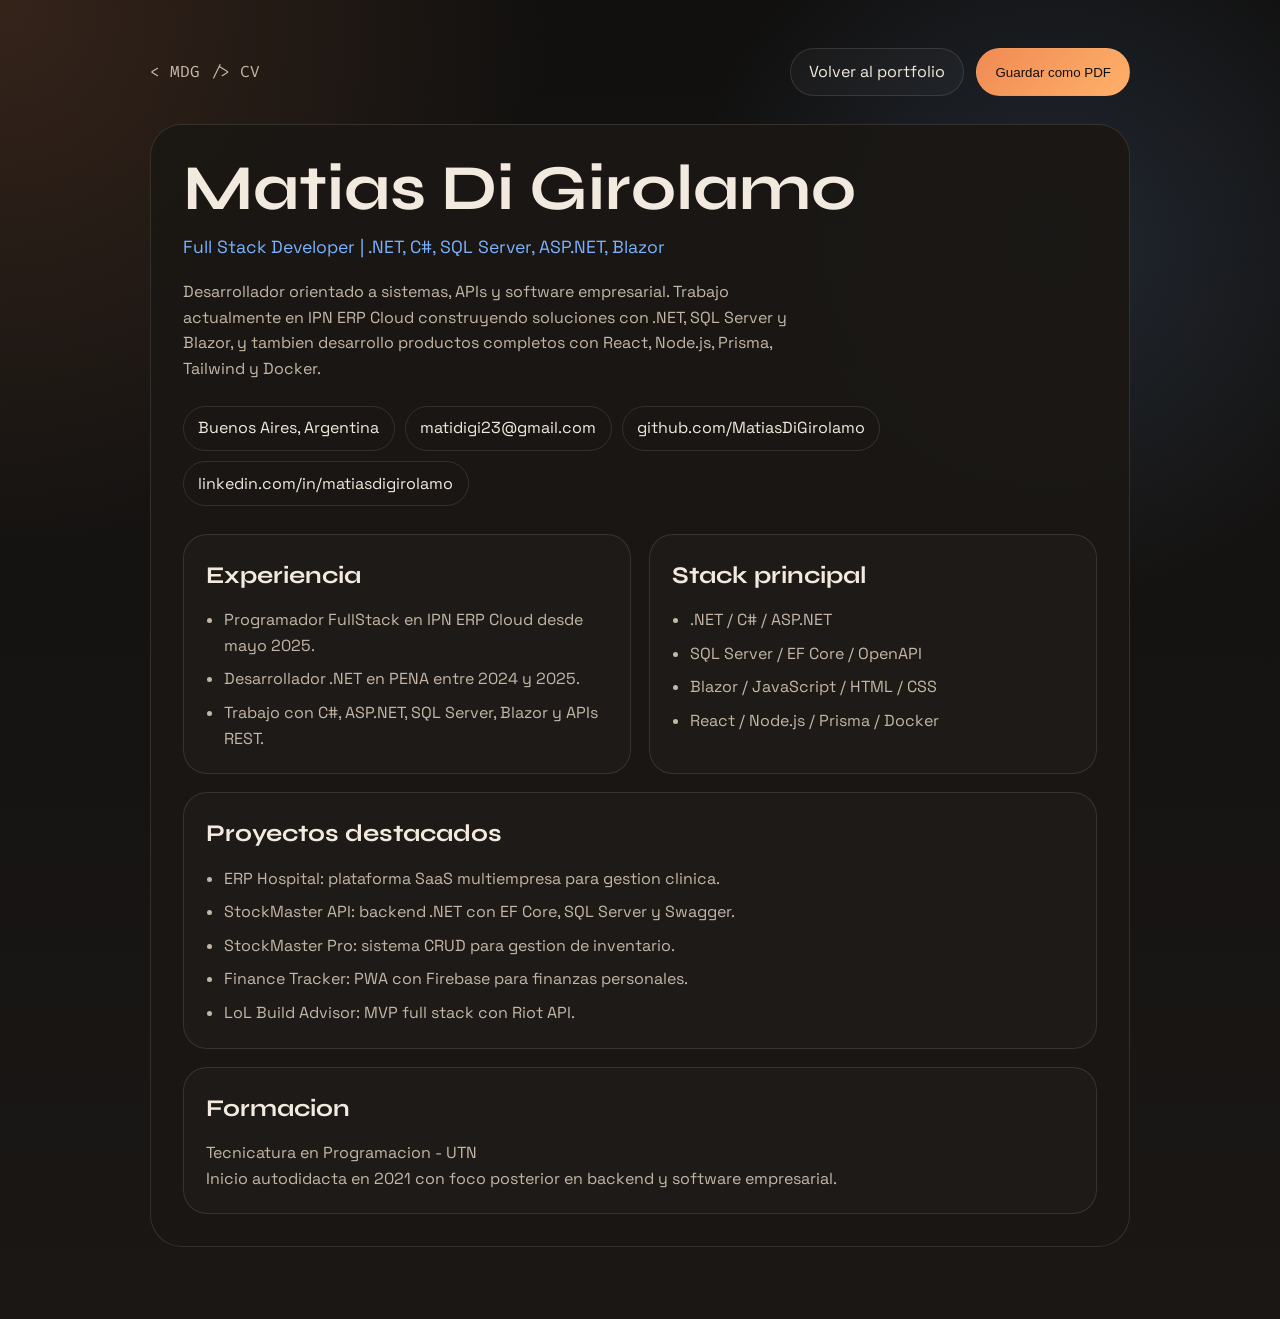
<file: cv.html>
<!DOCTYPE html>
<html lang="es">
<head>
    <meta charset="UTF-8">
    <meta name="viewport" content="width=device-width, initial-scale=1.0">
    <title>Matias Di Girolamo | CV</title>
    <link rel="icon" type="image/svg+xml" href="assets/favicon-mdg.svg">
    <link rel="preconnect" href="https://fonts.googleapis.com">
    <link rel="preconnect" href="https://fonts.gstatic.com" crossorigin>
    <link href="https://fonts.googleapis.com/css2?family=Fira+Code:wght@400;500;600&family=Space+Grotesk:wght@400;500;700&family=Syne:wght@500;700;800&display=swap" rel="stylesheet">
    <style>
        :root {
            --bg: #11100f;
            --card: rgba(27, 23, 20, 0.92);
            --line: rgba(243, 234, 223, 0.12);
            --text: #f3eadf;
            --soft: #c4b7a7;
            --accent: #7bb2ff;
            --ember: #f08a53;
        }

        * { box-sizing: border-box; margin: 0; padding: 0; }
        body {
            font-family: "Space Grotesk", sans-serif;
            background:
                radial-gradient(circle at top left, rgba(240, 138, 83, 0.16), transparent 30%),
                radial-gradient(circle at 82% 18%, rgba(123, 178, 255, 0.14), transparent 24%),
                linear-gradient(180deg, #11100f, #1a1715);
            color: var(--text);
            line-height: 1.6;
        }

        main {
            width: min(100% - 32px, 980px);
            margin: 0 auto;
            padding: 48px 0 72px;
        }

        .topbar {
            display: flex;
            justify-content: space-between;
            align-items: center;
            gap: 16px;
            margin-bottom: 28px;
        }

        .brand {
            font-family: "Fira Code", monospace;
            color: var(--soft);
        }

        .actions {
            display: flex;
            gap: 12px;
            flex-wrap: wrap;
        }

        .btn {
            min-height: 48px;
            padding: 0 18px;
            border-radius: 999px;
            border: 1px solid var(--line);
            color: var(--text);
            text-decoration: none;
            display: inline-flex;
            align-items: center;
            justify-content: center;
            gap: 10px;
            background: rgba(255, 255, 255, 0.03);
        }

        .btn-primary {
            background: linear-gradient(135deg, var(--ember), #ffb16b);
            color: #11100f;
            border-color: transparent;
        }

        .sheet {
            padding: 32px;
            border: 1px solid var(--line);
            border-radius: 32px;
            background: var(--card);
        }

        h1 {
            font-family: "Syne", sans-serif;
            font-size: clamp(2.6rem, 5vw, 4rem);
            line-height: 1;
        }

        .subtitle {
            margin-top: 12px;
            color: var(--accent);
            font-size: 1.1rem;
        }

        .summary {
            margin-top: 18px;
            color: var(--soft);
            max-width: 62ch;
        }

        .meta {
            margin-top: 24px;
            display: flex;
            flex-wrap: wrap;
            gap: 10px;
        }

        .meta span {
            padding: 0.55rem 0.9rem;
            border-radius: 999px;
            border: 1px solid var(--line);
            color: var(--text);
        }

        .grid {
            margin-top: 28px;
            display: grid;
            grid-template-columns: repeat(2, minmax(0, 1fr));
            gap: 18px;
        }

        .card {
            padding: 22px;
            border-radius: 24px;
            border: 1px solid var(--line);
            background: rgba(255, 255, 255, 0.02);
        }

        .card h2 {
            font-family: "Syne", sans-serif;
            font-size: 1.5rem;
            margin-bottom: 12px;
        }

        .card p,
        .card li {
            color: var(--soft);
        }

        ul {
            padding-left: 18px;
            display: grid;
            gap: 8px;
        }

        .full {
            grid-column: 1 / -1;
        }

        @media print {
            body { background: white; color: black; }
            .topbar { display: none; }
            .sheet, .card { border-color: #d0d0d0; background: white; }
            .meta span { border-color: #d0d0d0; }
        }

        @media (max-width: 720px) {
            .grid { grid-template-columns: 1fr; }
            .sheet { padding: 22px; }
        }
    </style>
</head>
<body>
    <main>
        <div class="topbar">
            <div class="brand">&lt; MDG /&gt; CV</div>
            <div class="actions">
                <a href="index.html" class="btn">Volver al portfolio</a>
                <button class="btn btn-primary" onclick="window.print()">Guardar como PDF</button>
            </div>
        </div>

        <section class="sheet">
            <h1>Matias Di Girolamo</h1>
            <p class="subtitle">Full Stack Developer | .NET, C#, SQL Server, ASP.NET, Blazor</p>
            <p class="summary">
                Desarrollador orientado a sistemas, APIs y software empresarial. Trabajo actualmente en IPN ERP Cloud
                construyendo soluciones con .NET, SQL Server y Blazor, y tambien desarrollo productos completos con
                React, Node.js, Prisma, Tailwind y Docker.
            </p>

            <div class="meta">
                <span>Buenos Aires, Argentina</span>
                <span>matidigi23@gmail.com</span>
                <span>github.com/MatiasDiGirolamo</span>
                <span>linkedin.com/in/matiasdigirolamo</span>
            </div>

            <div class="grid">
                <article class="card">
                    <h2>Experiencia</h2>
                    <ul>
                        <li>Programador FullStack en IPN ERP Cloud desde mayo 2025.</li>
                        <li>Desarrollador .NET en PENA entre 2024 y 2025.</li>
                        <li>Trabajo con C#, ASP.NET, SQL Server, Blazor y APIs REST.</li>
                    </ul>
                </article>

                <article class="card">
                    <h2>Stack principal</h2>
                    <ul>
                        <li>.NET / C# / ASP.NET</li>
                        <li>SQL Server / EF Core / OpenAPI</li>
                        <li>Blazor / JavaScript / HTML / CSS</li>
                        <li>React / Node.js / Prisma / Docker</li>
                    </ul>
                </article>

                <article class="card full">
                    <h2>Proyectos destacados</h2>
                    <ul>
                        <li>ERP Hospital: plataforma SaaS multiempresa para gestion clinica.</li>
                        <li>StockMaster API: backend .NET con EF Core, SQL Server y Swagger.</li>
                        <li>StockMaster Pro: sistema CRUD para gestion de inventario.</li>
                        <li>Finance Tracker: PWA con Firebase para finanzas personales.</li>
                        <li>LoL Build Advisor: MVP full stack con Riot API.</li>
                    </ul>
                </article>

                <article class="card full">
                    <h2>Formacion</h2>
                    <p>Tecnicatura en Programacion - UTN</p>
                    <p>Inicio autodidacta en 2021 con foco posterior en backend y software empresarial.</p>
                </article>
            </div>
        </section>
    </main>
</body>
</html>
</file>
